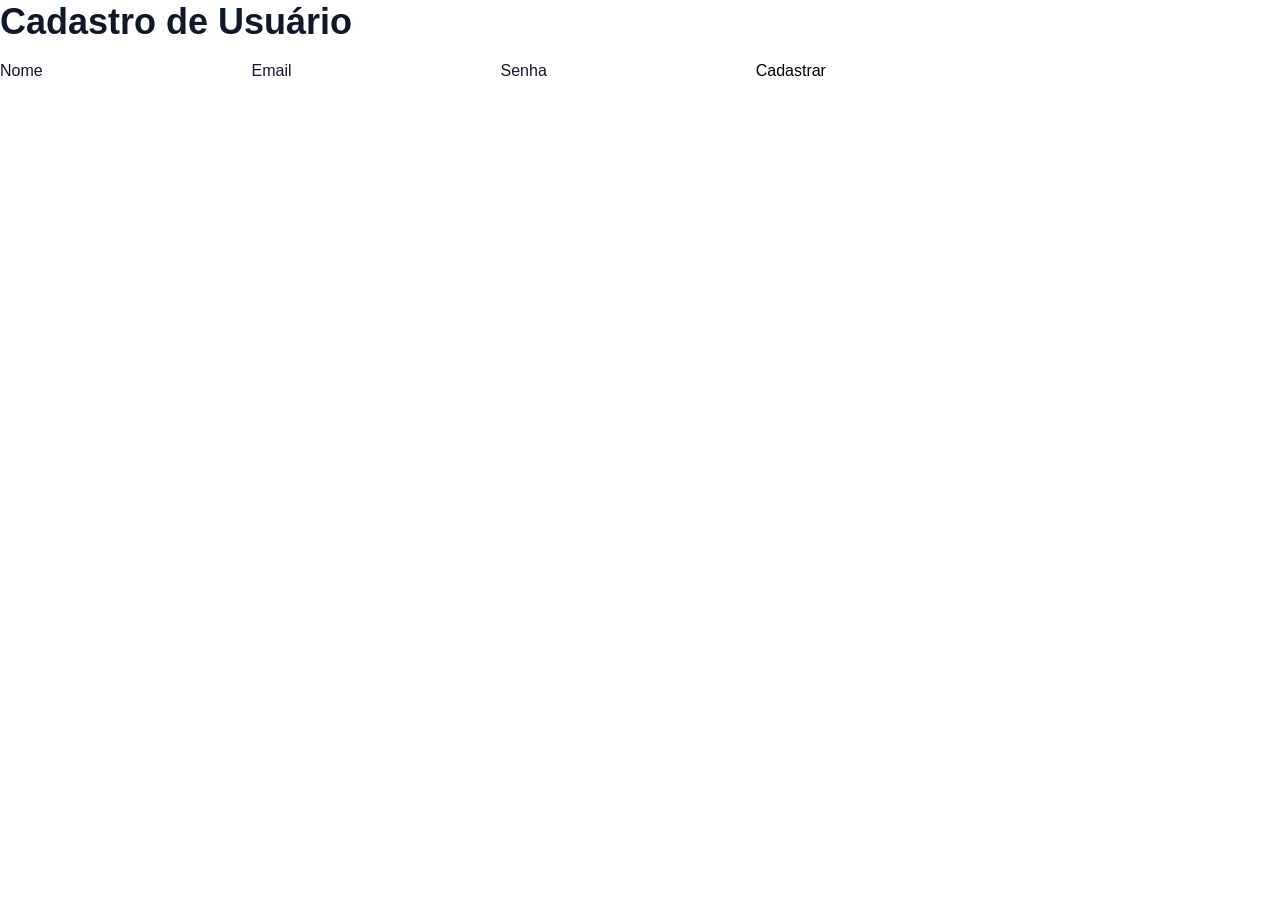
<file: Desktop/incubadora-nivel-1-estagiario-main/pages/cadastro.html>
<!DOCTYPE html>
<html lang="pt-BR">
<head>
<meta charset="UTF-8">
<title>Cadastro</title>
<link rel="stylesheet" href="../css/main.css">
</head>

<body>

<h2>Cadastro de Usuário</h2>

<form id="formCadastro">

<label>Nome</label>
<input type="text" id="nome" required>

<label>Email</label>
<input type="email" id="email" required>

<label>Senha</label>
<input type="password" id="senha" required>

<button type="submit">Cadastrar</button>

</form>

<p id="mensagem"></p>

<script src="../js/cadastro.js"></script>

</body>
</html>
</file>
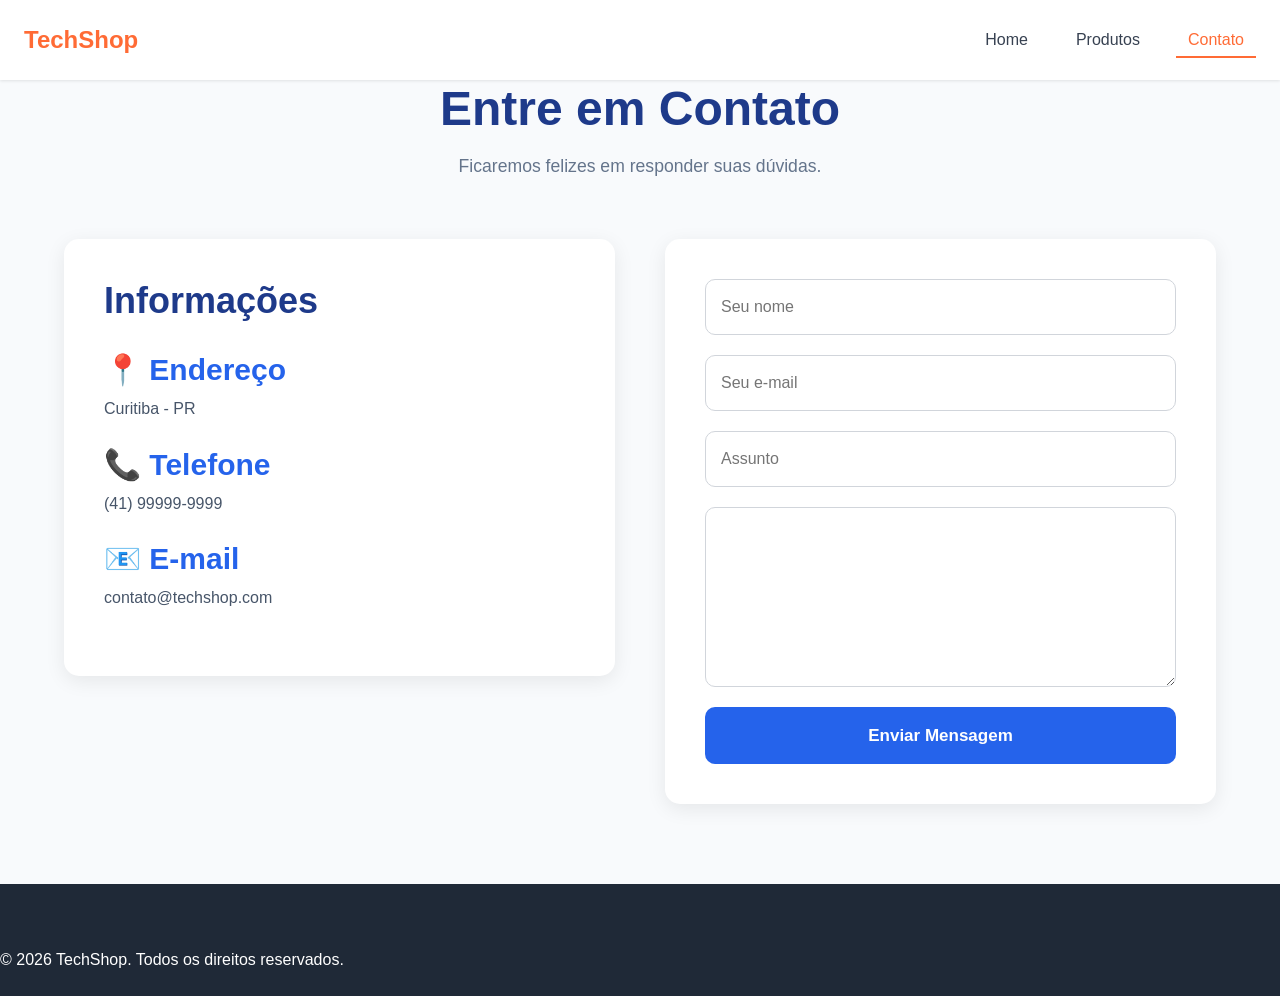
<file: Desktop/incubadora-nivel-1-estagiario-main/pages/contato.html>
<!DOCTYPE html>
<html lang="pt-BR">
<head>
    <meta charset="UTF-8">
    <meta name="viewport" content="width=device-width, initial-scale=1.0">
    <title>Contato | TechShop</title>

    <link rel="stylesheet" href="../css/main.css">
</head>

<body>

    <!-- Header -->
    <header class="header">

        <div class="header__container">

            <a href="index.html" class="header__logo">
                <span>TechShop</span>
            </a>

            <nav class="header__nav">

                <ul class="header__menu">

                    <li class="header__menu-item">
                        <a href="index.html" class="header__menu-link">Home</a>
                    </li>

                    <li class="header__menu-item">
                        <a href="products.html" class="header__menu-link">Produtos</a>
                    </li>

                    <li class="header__menu-item">
                        <a href="contato.html" class="header__menu-link active">Contato</a>
                    </li>

                </ul>

            </nav>

        </div>

    </header>

    <main>

        <section class="contact">

            <div class="container">

                <div class="contact__title">

                    <h1>Entre em Contato</h1>

                    <p>
                        Ficaremos felizes em responder suas dúvidas.
                    </p>

                </div>

                <div class="contact__content">

                    <div class="contact__info">

                        <h2>Informações</h2>

                        <div class="contact__item">
                            <h3>📍 Endereço</h3>
                            <p>Curitiba - PR</p>
                        </div>

                        <div class="contact__item">
                            <h3>📞 Telefone</h3>
                            <p>(41) 99999-9999</p>
                        </div>

                        <div class="contact__item">
                            <h3>📧 E-mail</h3>
                            <p>contato@techshop.com</p>
                        </div>

                    </div>

                    <form class="contact__form">

                        <input
                            type="text"
                            placeholder="Seu nome"
                            required>

                        <input
                            type="email"
                            placeholder="Seu e-mail"
                            required>

                        <input
                            type="text"
                            placeholder="Assunto"
                            required>

                        <textarea
                            rows="6"
                            placeholder="Digite sua mensagem..."
                            required>
                        </textarea>

                        <button type="submit">
                            Enviar Mensagem
                        </button>

                    </form>

                </div>

            </div>

        </section>

    </main>

    <footer class="footer">

        <div class="footer__container">

            <p>
                © 2026 TechShop. Todos os direitos reservados.
            </p>

        </div>

    </footer>

</body>
</html>
</file>
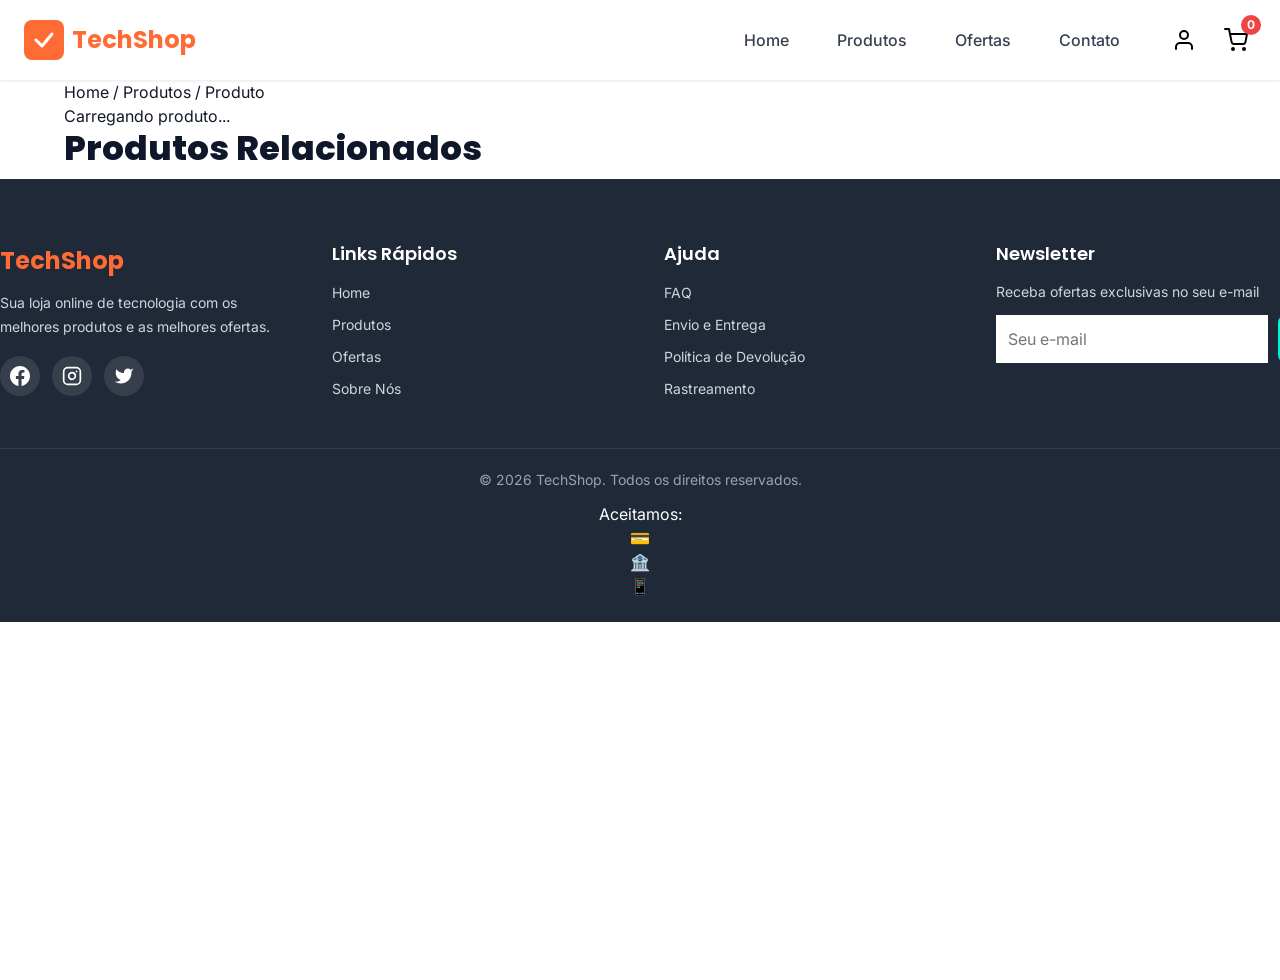
<file: Desktop/incubadora-nivel-1-estagiario-main/pages/products-detail.html>
<!doctype html>
<html lang="pt-BR">
	<head>
		<meta charset="UTF-8" />
		<meta
			name="viewport"
			content="width=device-width, initial-scale=1.0" />
		<meta
			name="description"
			content="Veja todos os detalhes do produto" />

		<title>Detalhes do Produto - TechShop</title>

		<!-- Fonts -->
		<link
			rel="preconnect"
			href="https://fonts.googleapis.com" />
		<link
			rel="preconnect"
			href="https://fonts.gstatic.com"
			crossorigin />
		<link
			href="https://fonts.googleapis.com/css2?family=Inter:wght@300;400;500;600;700;800&family=Poppins:wght@400;500;600;700;800&display=swap"
			rel="stylesheet" />

		<!-- Stylesheet -->
		<link
			rel="stylesheet"
			href="../css/main.css" />
	</head>
	<body>
		<!-- Header / Navigation -->
		<header class="header">
			<div class="header__container">
				<a
					href="index.html"
					class="header__logo">
					<svg
						class="header__logo-icon"
						viewBox="0 0 40 40"
						fill="none"
						xmlns="http://www.w3.org/2000/svg">
						<rect
							width="40"
							height="40"
							rx="8"
							fill="currentColor" />
						<path
							d="M12 20L18 26L28 14"
							stroke="white"
							stroke-width="3"
							stroke-linecap="round"
							stroke-linejoin="round" />
					</svg>
					<span>TechShop</span>
				</a>

				<button
					class="header__menu-toggle"
					aria-label="Menu">
					<span class="header__menu-toggle-bar"></span>
					<span class="header__menu-toggle-bar"></span>
					<span class="header__menu-toggle-bar"></span>
				</button>

				<nav class="header__nav">
					<ul class="header__menu">
						<li class="header__menu-item">
							<a
								href="index.html"
								class="header__menu-link"
								>Home</a
							>
						</li>
						<li class="header__menu-item">
							<a
								href="products.html"
								class="header__menu-link"
								>Produtos</a
							>
						</li>
						<li class="header__menu-item">
							<a
								href="index.html#ofertas"
								class="header__menu-link"
								>Ofertas</a
							>
						</li>
						<li class="header__menu-item">
							<a
								href="#contato"
								class="header__menu-link"
								>Contato</a
							>
						</li>
					</ul>

					<div class="header__actions">
						<button
							class="header__icon-btn"
							data-login-btn
							aria-label="Login">
							<svg
								xmlns="http://www.w3.org/2000/svg"
								width="24"
								height="24"
								viewBox="0 0 24 24"
								fill="none"
								stroke="currentColor"
								stroke-width="2"
								stroke-linecap="round"
								stroke-linejoin="round">
								<path d="M20 21v-2a4 4 0 0 0-4-4H8a4 4 0 0 0-4 4v2"></path>
								<circle
									cx="12"
									cy="7"
									r="4"></circle>
							</svg>
						</button>
						<button
							class="header__icon-btn"
							data-cart-btn
							aria-label="Carrinho">
							<svg
								xmlns="http://www.w3.org/2000/svg"
								width="24"
								height="24"
								viewBox="0 0 24 24"
								fill="none"
								stroke="currentColor"
								stroke-width="2"
								stroke-linecap="round"
								stroke-linejoin="round">
								<circle
									cx="9"
									cy="21"
									r="1"></circle>
								<circle
									cx="20"
									cy="21"
									r="1"></circle>
								<path
									d="M1 1h4l2.68 13.39a2 2 0 0 0 2 1.61h9.72a2 2 0 0 0 2-1.61L23 6H6"></path>
							</svg>
							<span class="header__cart-badge">0</span>
						</button>
					</div>
				</nav>

				<div class="header__overlay"></div>
			</div>
		</header>

		<!-- Main Content -->
		<main class="main-content">
			<!-- Breadcrumb -->
			<div class="breadcrumb">
				<div class="container">
					<nav
						class="breadcrumb__nav"
						id="breadcrumb">
						<a
							href="index.html"
							class="breadcrumb__link" >Home</a>
						<span class="breadcrumb__separator">/</span>
						<a
							href="products.html"
							class="breadcrumb__link"
							>Produtos</a
						>
						<span class="breadcrumb__separator">/</span>
						<span
							class="breadcrumb__current"
							id="breadcrumbProduct"
							>Produto</span
						>
					</nav>
				</div>
			</div>

			<!-- Product Detail -->
			<section class="product-detail py-12">
				<div class="container">
					<div
						class="product-detail__content"
						id="productDetail">
						<!-- Content will be loaded by JS -->
						<div class="loading-state">
							<div class="loading-spinner"></div>
							<p>Carregando produto...</p>
						</div>
					</div>
				</div>
			</section>

			<!-- Related Products -->
			<section class="related-products py-12 bg-gray">
				<div class="container">
					<h2 class="section__title">Produtos Relacionados</h2>
					<div
						class="related-products__grid"
						id="relatedProducts">
						<!-- Products will be loaded by JS -->
					</div>
				</div>
			</section>
		</main>

		<!-- Footer -->
		<footer class="footer">
			<div class="footer__container">
				<div class="footer__grid">
					<div class="footer__column">
						<div class="footer__logo">TechShop</div>
						<p class="footer__about">
							Sua loja online de tecnologia com os melhores produtos e as
							melhores ofertas.
						</p>
						<div class="footer__social">
							<a
								href="#"
								class="footer__social-link"
								aria-label="Facebook">
								<svg
									xmlns="http://www.w3.org/2000/svg"
									width="20"
									height="20"
									viewBox="0 0 24 24"
									fill="currentColor">
									<path
										d="M24 12.073c0-6.627-5.373-12-12-12s-12 5.373-12 12c0 5.99 4.388 10.954 10.125 11.854v-8.385H7.078v-3.47h3.047V9.43c0-3.007 1.792-4.669 4.533-4.669 1.312 0 2.686.235 2.686.235v2.953H15.83c-1.491 0-1.956.925-1.956 1.874v2.25h3.328l-.532 3.47h-2.796v8.385C19.612 23.027 24 18.062 24 12.073z" />
								</svg>
							</a>
							<a
								href="#"
								class="footer__social-link"
								aria-label="Instagram">
								<svg
									xmlns="http://www.w3.org/2000/svg"
									width="20"
									height="20"
									viewBox="0 0 24 24"
									fill="none"
									stroke="currentColor"
									stroke-width="2"
									stroke-linecap="round"
									stroke-linejoin="round">
									<rect
										x="2"
										y="2"
										width="20"
										height="20"
										rx="5"
										ry="5"></rect>
									<path
										d="M16 11.37A4 4 0 1 1 12.63 8 4 4 0 0 1 16 11.37z"></path>
									<line
										x1="17.5"
										y1="6.5"
										x2="17.51"
										y2="6.5"></line>
								</svg>
							</a>
							<a
								href="#"
								class="footer__social-link"
								aria-label="Twitter">
								<svg
									xmlns="http://www.w3.org/2000/svg"
									width="20"
									height="20"
									viewBox="0 0 24 24"
									fill="currentColor">
									<path
										d="M23 3a10.9 10.9 0 01-3.14 1.53 4.48 4.48 0 00-7.86 3v1A10.66 10.66 0 013 4s-4 9 5 13a11.64 11.64 0 01-7 2c9 5 20 0 20-11.5a4.5 4.5 0 00-.08-.83A7.72 7.72 0 0023 3z" />
								</svg>
							</a>
						</div>
					</div>

					<div class="footer__column">
						<h4 class="footer__column-title">Links Rápidos</h4>
						<ul class="footer__links">
							<li>
								<a
									href="index.html"
									class="footer__link"
									>Home</a
								>
							</li>
							<li>
								<a
									href="products.html"
									class="footer__link"
									>Produtos</a
								>
							</li>
							<li>
								<a
									href="index.html#ofertas"
									class="footer__link"
									>Ofertas</a
								>
							</li>
							<li>
								<a
									href="#"
									class="footer__link"
									>Sobre Nós</a
								>
							</li>
						</ul>
					</div>

					<div class="footer__column">
						<h4 class="footer__column-title">Ajuda</h4>
						<ul class="footer__links">
							<li>
								<a
									href="#"
									class="footer__link"
									>FAQ</a
								>
							</li>
							<li>
								<a
									href="#"
									class="footer__link"
									>Envio e Entrega</a
								>
							</li>
							<li>
								<a
									href="#"
									class="footer__link"
									>Política de Devolução</a
								>
							</li>
							<li>
								<a
									href="#"
									class="footer__link"
									>Rastreamento</a
								>
							</li>
						</ul>
					</div>

					<div class="footer__column">
						<h4 class="footer__column-title">Newsletter</h4>
						<p class="footer__about">Receba ofertas exclusivas no seu e-mail</p>
						<form
							class="footer__newsletter-form"
							data-validate
							id="newsletterForm">
							<input
								type="email"
								name="email"
								class="footer__newsletter-input"
								placeholder="Seu e-mail"
								required />
							<button
								type="submit"
								class="footer__newsletter-btn">
								Inscrever
							</button>
						</form>
					</div>
				</div>

				<div class="footer__bottom">
					<p class="footer__copyright">
						&copy; 2026 TechShop. Todos os direitos reservados.
					</p>
					<div class="footer__payment-methods">
						<span
							style="color: var(--color-gray-400); font-size: var(--text-sm)"
							>Aceitamos:</span
						>
						<div class="footer__payment-icon">💳</div>
						<div class="footer__payment-icon">🏦</div>
						<div class="footer__payment-icon">📱</div>
					</div>
				</div>
			</div>
		</footer>

		<!-- Scripts -->
		<!-- Modules -->
	
		<script src="../js/modules/modal.js"></script>
		<script src="../js/modules/form-validator.js"></script>
		<script src="../js/modules/navigation.js"></script>
		<script src="../js/modules/utils.js"></script>
		<script src="../js/modules/products-gallery.js"></script>
		<script src="../js/modules/handlers.js"></script>

		<script src="../js/products.js"></script>
		<script src="../js/app.js"></script>

		
	</body>
</html>
</file>
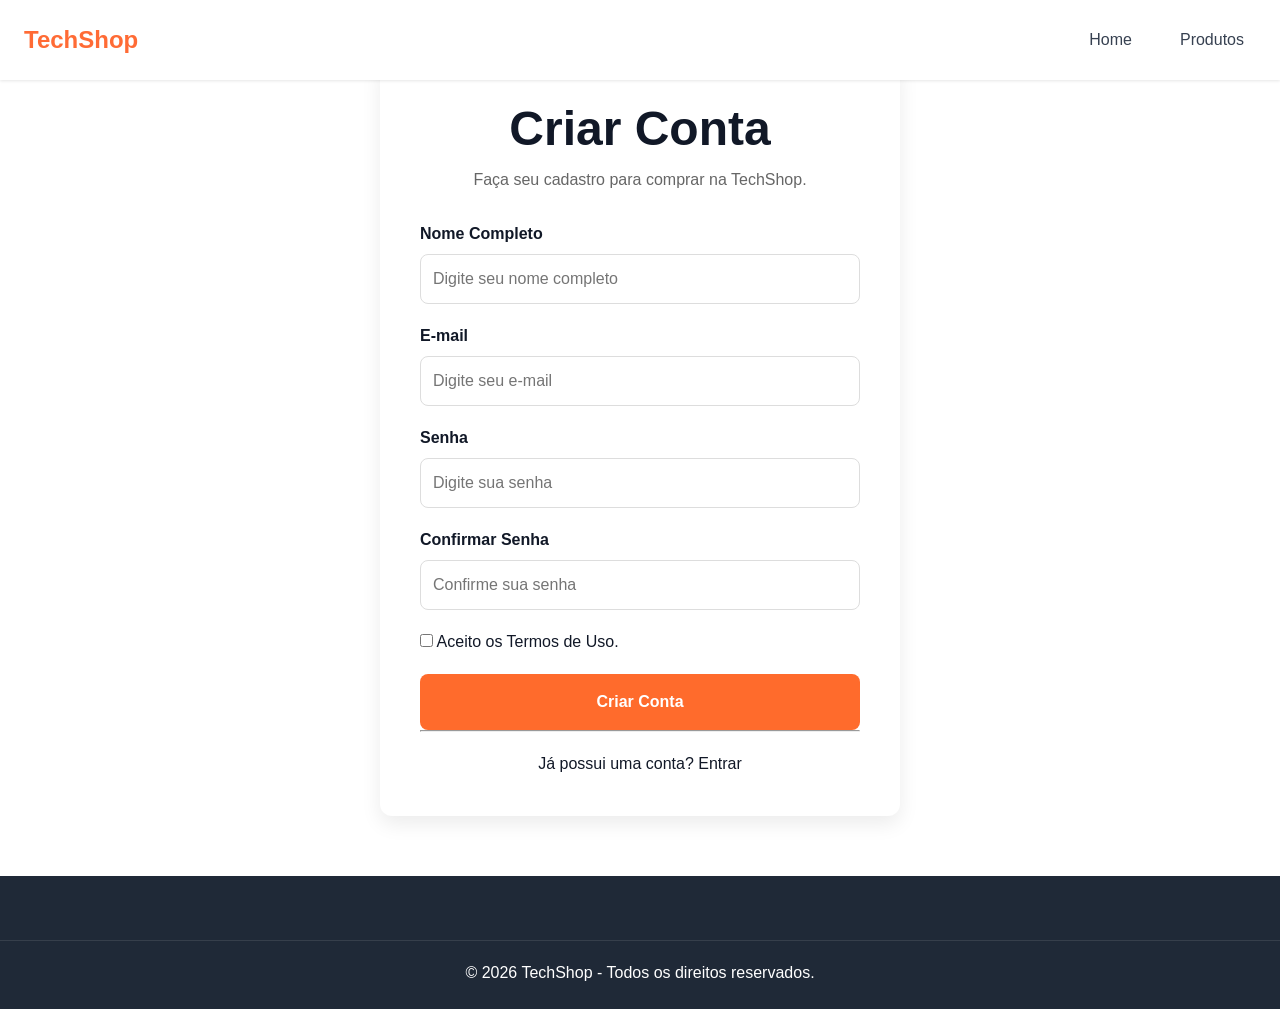
<file: Desktop/incubadora-nivel-1-estagiario-main/pages/register.html>
<!DOCTYPE html>
<html lang="pt-BR">
<head>
    <meta charset="UTF-8">
    <meta name="viewport" content="width=device-width, initial-scale=1.0">
    <title>Cadastro - TechShop</title>

    <link rel="stylesheet" href="../css/main.css">
</head>

<body>

<header class="header">
    <div class="header__container">

        <a href="../index.html" class="header__logo">
            <span>TechShop</span>
        </a>

        <nav class="header__nav">
            <ul class="header__menu">
                <li class="header__menu-item">
                    <a href="../index.html" class="header__menu-link">Home</a>
                </li>

                <li class="header__menu-item">
                    <a href="products.html" class="header__menu-link">Produtos</a>
                </li>
            </ul>
        </nav>

    </div>
</header>

<main class="register">

    <div class="register__card">

        <h1 class="register__title">Criar Conta</h1>

        <p class="register__subtitle">
            Faça seu cadastro para comprar na TechShop.
        </p>

        <form id="formCadastro">

            <div class="form-group">
                <label for="nome">Nome Completo</label>
                <input
                    type="text"
                    id="nome"
                    placeholder="Digite seu nome completo"
                    required>
            </div>

            <div class="form-group">
                <label for="email">E-mail</label>
                <input
                    type="email"
                    id="email"
                    placeholder="Digite seu e-mail"
                    required>
            </div>

            <div class="form-group">
                <label for="senha">Senha</label>
                <input
                    type="password"
                    id="senha"
                    placeholder="Digite sua senha"
                    required>
            </div>

            <div class="form-group">
                <label for="confirmarSenha">Confirmar Senha</label>
                <input
                    type="password"
                    id="confirmarSenha"
                    placeholder="Confirme sua senha"
                    required>
            </div>

            <div class="form-checkbox">
                <label>
                    <input type="checkbox" required>
                    Aceito os Termos de Uso.
                </label>
            </div>

            <button type="submit" class="btn btn-primary register__button">
                Criar Conta
            </button>

        </form>

        <p id="mensagem"></p>

        <hr>

        <p class="register__login">
            Já possui uma conta?
            <a href="#">Entrar</a>
        </p>

    </div>

</main>

<footer class="footer">
    <div class="footer__container">
        <div class="footer__bottom">
            <p>&copy; 2026 TechShop - Todos os direitos reservados.</p>
        </div>
    </div>
</footer>

<script src="../js/cadastro.js"></script>

</body>
</html>
</file>
<file: Desktop/incubadora-nivel-1-estagiario-main/css/main.css>
/* ========================================
MAIN CSS - Importações modulares
======================================== */

/* Fundamentos */
@import url("reset.css");
@import url("variables.css");
@import url("base.css");
@import url("layout.css");
/* Componentes */
@import url("components/buttons.css");
@import url("components/header.css");
@import url("components/footer.css");
@import url("components/hero.css");
@import url("components/product-card.css");
@import url("components/modal.css");
@import url("components/forms.css");


/* ========================================
🎯 AJUSTES VISUAIS
======================================== */

/* HERO */
.hero {
background: linear-gradient(135deg,#0f172a,#020617);
color:white;
padding-bottom:120px;
}
/* #f8f9fa*/
/* Badge */
.hero__badge-float {
position: absolute;
top: 20px;
right: 20px;
background: linear-gradient(135deg, #ff416c, #ff4b2b);
color: white;
padding: 12px 18px;
border-radius: 50px;
font-weight: bold;
font-size: 14px;
box-shadow: 0 10px 25px rgba(255, 75, 43, 0.4);
animation: pulse 2s infinite;
}

@keyframes pulse {
0% { transform: scale(1); }
50% { transform: scale(1.08); }
100% { transform: scale(1); }
}

/* HERO STATS */
.hero__stats {
display: flex;
gap: 20px;
margin-top: 30px;
}

.hero__stat {
background:#ff6b2c;
padding: 15px 25px;
border-radius: 10px;
text-align: center;
color: white;
min-width: 120px;
box-shadow: 0 8px 20px rgba(0,0,0,0.08);
transition: 0.3s;
}

.hero__stat:hover {
transform: translateY(-5px);
box-shadow: 0 12px 25px rgba(255,107,44,0.4);
}

.hero__stat-value {
display: block;
font-size: 24px;
font-weight: 800;
color: white;
}



.hero__stat-label {
font-size: 14px;
font-weight: bold;
opacity: 0.9;
color: rgba(255,255,255,0.9);
}


/* OFFERS */
.offers {
background:white;
margin-top:-80px;
padding:60px 0;
border-top-left-radius:40px;
border-top-right-radius:40px;
position:relative;
z-index:2;
}
.section__footer{
text-align:center;
margin-top:40px;
}

.section__footer .btn{
display:inline-flex;
align-items:center;
gap:8px;
}
.offers__grid{
display:grid;
grid-template-columns:repeat(auto-fit,minmax(250px,1fr));
gap:25px;
margin-top:30px;
box-shadow:0 -10px 40px rgba(0,0,0,0.15);
}





/* TITULOS */
.section__title {
font-size: 34px;
font-weight: 800;
color:#0f172a;
margin-bottom:10px;
}
.section__header{
text-align:center;
max-width:600px;
margin:0 auto 40px;
}

.section__description{
color:#64748b;
font-size:16px;
}

/* BOTÃO */
.btn-primary {
/*background: linear-gradient(135deg, #ff6a00, #ff3c00);
border: none;*/
  background: #ff6b2c;
  color: white;
  padding: 14px 28px;
  border-radius: 8px;
  font-weight: 600;
  transition: 0.3s;
}

.btn-primary:hover {
  background: #e55a20;
  transform: scale(1.05);
}


/* PRODUCT CARD */
.product-card {
background:white;
border-radius: 16px;
padding: 20px;
box-shadow: 0 10px 30px rgba(0,0,0,0.08);
transition:all 0.3s ease;
position: relative;
}

.product-card:hover {
transform: translateY(-8px) scale(1.02);
box-shadow: 0 20px 40px rgba(0,0,0,0.15);
}

.product-card::before {
content: "-40%";
position: absolute;
top: 10px;
left: 10px;
background: red;
color: white;
padding: 5px 10px;
border-radius: 8px;
font-size: 12px;
}


/* BENEFITS */
.benefits__grid {
display: grid;
grid-template-columns: repeat(4, 1fr);
gap: 20px;
}

@media (max-width: 768px) {
.benefits__grid {
grid-template-columns: repeat(2, 1fr);
}
}

.benefit {
background: rgba(255,255,255,0.05);
padding: 25px;
border-radius: 16px;
text-align: center;
transition: 0.3s;
}

.benefit:hover {
transform: translateY(-8px);
box-shadow: 0 20px 40px rgba(0,255,200,0.15);
}

.benefit__icon {
font-size: 30px;
color: #00ffcc;
margin-bottom: 15px;
}

/* FILTROS */
.filters {
background: rgba(255,255,255,0.05);
padding: 20px;
border-radius: 16px;
}

.filters input,
.filters select {
width: 100%;
padding: 10px;
border-radius: 8px;
border: none;
margin-bottom: 10px;
outline: none;
}

.filters button {
width: 100%;
padding: 10px;
background: linear-gradient(135deg, #ff6a00, #ff3c00);
border: none;
border-radius: 8px;
color: white;
font-weight: bold;
}

/* EMPTY STATE */
.empty-state {
text-align: center;
margin-top: 40px;
}

.empty-state h3 {
font-size: 22px;
margin-bottom: 10px;
}

.empty-state p {
color: #aaa;
}

/* NEWSLETTER */
.footer__newsletter-form {
display: flex;
gap: 10px;
margin-top: 10px;
}

.footer__newsletter-input {
flex: 1;
padding: 12px;

}
/* =========================
   🔥 FIX BOTÃO NEWSLETTER
========================= */

.footer__newsletter-btn {
    background: linear-gradient(135deg, #00ffcc, #00ccff);
    color: #000;
    border: none;
    padding: 12px 16px;
    border-radius: 8px;
    font-weight: bold;
    cursor: pointer;
    transition: 0.3s;
}

.footer__newsletter-btn:hover {
    transform: translateY(-2px);
    opacity: 0.9;
}


/* =========================
   💳 FOOTER PREMIUM
========================= */


/* Container direita */
.footer__bottom-right {
    display: flex;
    align-items: center;
    gap: 15px;
}

/* Texto */
.footer__payment-text {
    font-size: 13px;
    color: #aaa;
}

/* Ícones */
.footer__payment-icons {
    display: flex;
    gap: 10px;
}

/* Estilo dos logos */
.footer__payment-icons img {
    width: 45px;
    height: auto;
    background: white;
    padding: 6px;
    border-radius: 8px;
    transition: 0.3s;
    cursor: pointer;
}

/* Hover bonito */
.footer__payment-icons img:hover {
    transform: translateY(-4px) scale(1.1);
    box-shadow: 0 10px 20px rgba(0,255,200,0.3);
}

/* Entrada suave */
.footer__payment-icons img {
    opacity: 0;
    transform: translateY(10px);
    animation: fadeUp 0.6s ease forwards;
}

/* Delay em cascata */
.footer__payment-icons img:nth-child(1) { animation-delay: 0.1s; }
.footer__payment-icons img:nth-child(2) { animation-delay: 0.2s; }
.footer__payment-icons img:nth-child(3) { animation-delay: 0.3s; }
.footer__payment-icons img:nth-child(4) { animation-delay: 0.4s; }

/* Keyframes */
@keyframes fadeUp {
    to {
        opacity: 1;
        transform: translateY(0);
    }
}



.footer__bottom-right {
    display: flex;
    flex-direction: column;
    align-items: center;
    gap: 10px;
}

.footer__payment-icons img {
    width: 45px;
    background: white;
    padding: 6px;
    border-radius: 8px;
}

.footer__bottom {
    display: flex;
    flex-direction: column;
    align-items: center;
    gap: 12px;
    padding-top: 20px;
    border-top: 1px solid rgba(255,255,255,0.1);
    text-align: center;
}

.footer__payment-icons {
    display: flex;
    gap: 10px;
}


.benefit {
    background: linear-gradient(135deg, #f1f5f9, #e0f2fe);
    border-radius: 16px;
    padding: 25px;
    box-shadow: 0 10px 25px rgba(0,0,0,0.05);
}


.benefits__grid {
    display: grid;
    grid-template-columns: repeat(4, 1fr);
    gap: 20px;
}


.form-group {
    display: flex;
    flex-direction: column;
    margin-bottom: 20px;
}

.form-group label {
    margin-bottom: 8px;
    font-weight: 600;
}

.form-group input {
    width: 100%;
    padding: 12px;
    border: 1px solid #d1d5db;
    border-radius: 8px;
    font-size: 16px;
    background: #fff;
    box-sizing: border-box;
}

.form-group input:focus {
    outline: none;
    border-color: #ff6b35;
    box-shadow: 0 0 5px rgba(255, 107, 53, 0.3);
}

/* ==========================
   Página de Cadastro
========================== */

.register {
    padding: 60px 20px;
    display: flex;
    justify-content: center;
}

.register__card {
    width: 100%;
    max-width: 520px;
    background: #fff;
    padding: 40px;
    border-radius: 12px;
    box-shadow: 0 8px 20px rgba(0,0,0,.08);
}

.register__title {
    text-align: center;
    margin-bottom: 10px;
}

.register__subtitle {
    text-align: center;
    margin-bottom: 30px;
    color: #666;
}

.form-group {
    margin-bottom: 20px;
}

.form-group label {
    display: block;
    margin-bottom: 8px;
    font-weight: 600;
}

.form-group input {
    width: 100%;
    padding: 12px;
    border: 1px solid #ddd;
    border-radius: 8px;
    font-size: 16px;
    box-sizing: border-box;
}

.form-group input:focus {
    outline: none;
    border-color: #ff6b35;
}

.form-checkbox {
    margin: 20px 0;
}

.register__button {
    width: 100%;
}

.register__login {
    text-align: center;
    margin-top: 20px;
}


/* =========================
   CONTATO
========================= */

.contact {
    padding: 80px 0;
    background: #f8fafc;
}

.contact__title {
    text-align: center;
    margin-bottom: 60px;
}

.contact__title h1 {
    font-size: 3rem;
    color: #1e3a8a;
    margin-bottom: 15px;
}

.contact__title p {
    font-size: 1.1rem;
    color: #64748b;
}

.contact__content {
    display: grid;
    grid-template-columns: 1fr 1fr;
    gap: 50px;
    align-items: start;
}

.contact__info {
    background: #ffffff;
    padding: 40px;
    border-radius: 15px;
    box-shadow: 0 5px 20px rgba(0,0,0,.08);
}

.contact__info h2 {
    margin-bottom: 30px;
    color: #1e3a8a;
}

.contact__item {
    margin-bottom: 25px;
}

.contact__item h3 {
    margin-bottom: 8px;
    color: #2563eb;
}

.contact__item p {
    color: #475569;
    line-height: 1.6;
}

.contact__form {
    background: #ffffff;
    padding: 40px;
    border-radius: 15px;
    box-shadow: 0 5px 20px rgba(0,0,0,.08);

    display: flex;
    flex-direction: column;
    gap: 20px;
}

.contact__form input,
.contact__form textarea {
    width: 100%;
    padding: 15px;
    border: 1px solid #d1d5db;
    border-radius: 10px;
    font-size: 16px;
    outline: none;
    transition: .3s;
}

.contact__form input:focus,
.contact__form textarea:focus {
    border-color: #2563eb;
    box-shadow: 0 0 0 3px rgba(37,99,235,.15);
}

.contact__form textarea {
    resize: vertical;
    min-height: 180px;
}

.contact__form button {
    padding: 16px;
    border: none;
    border-radius: 10px;
    background: #2563eb;
    color: #fff;
    font-size: 17px;
    font-weight: 600;
    cursor: pointer;
    transition: .3s;
}

.contact__form button:hover {
    background: #1d4ed8;
    transform: translateY(-2px);
}

@media (max-width: 768px) {

    .contact__content {
        grid-template-columns: 1fr;
    }

    .contact__title h1 {
        font-size: 2.2rem;
    }

    .contact__info,
    .contact__form {
        padding: 25px;
    }

}
</file>
